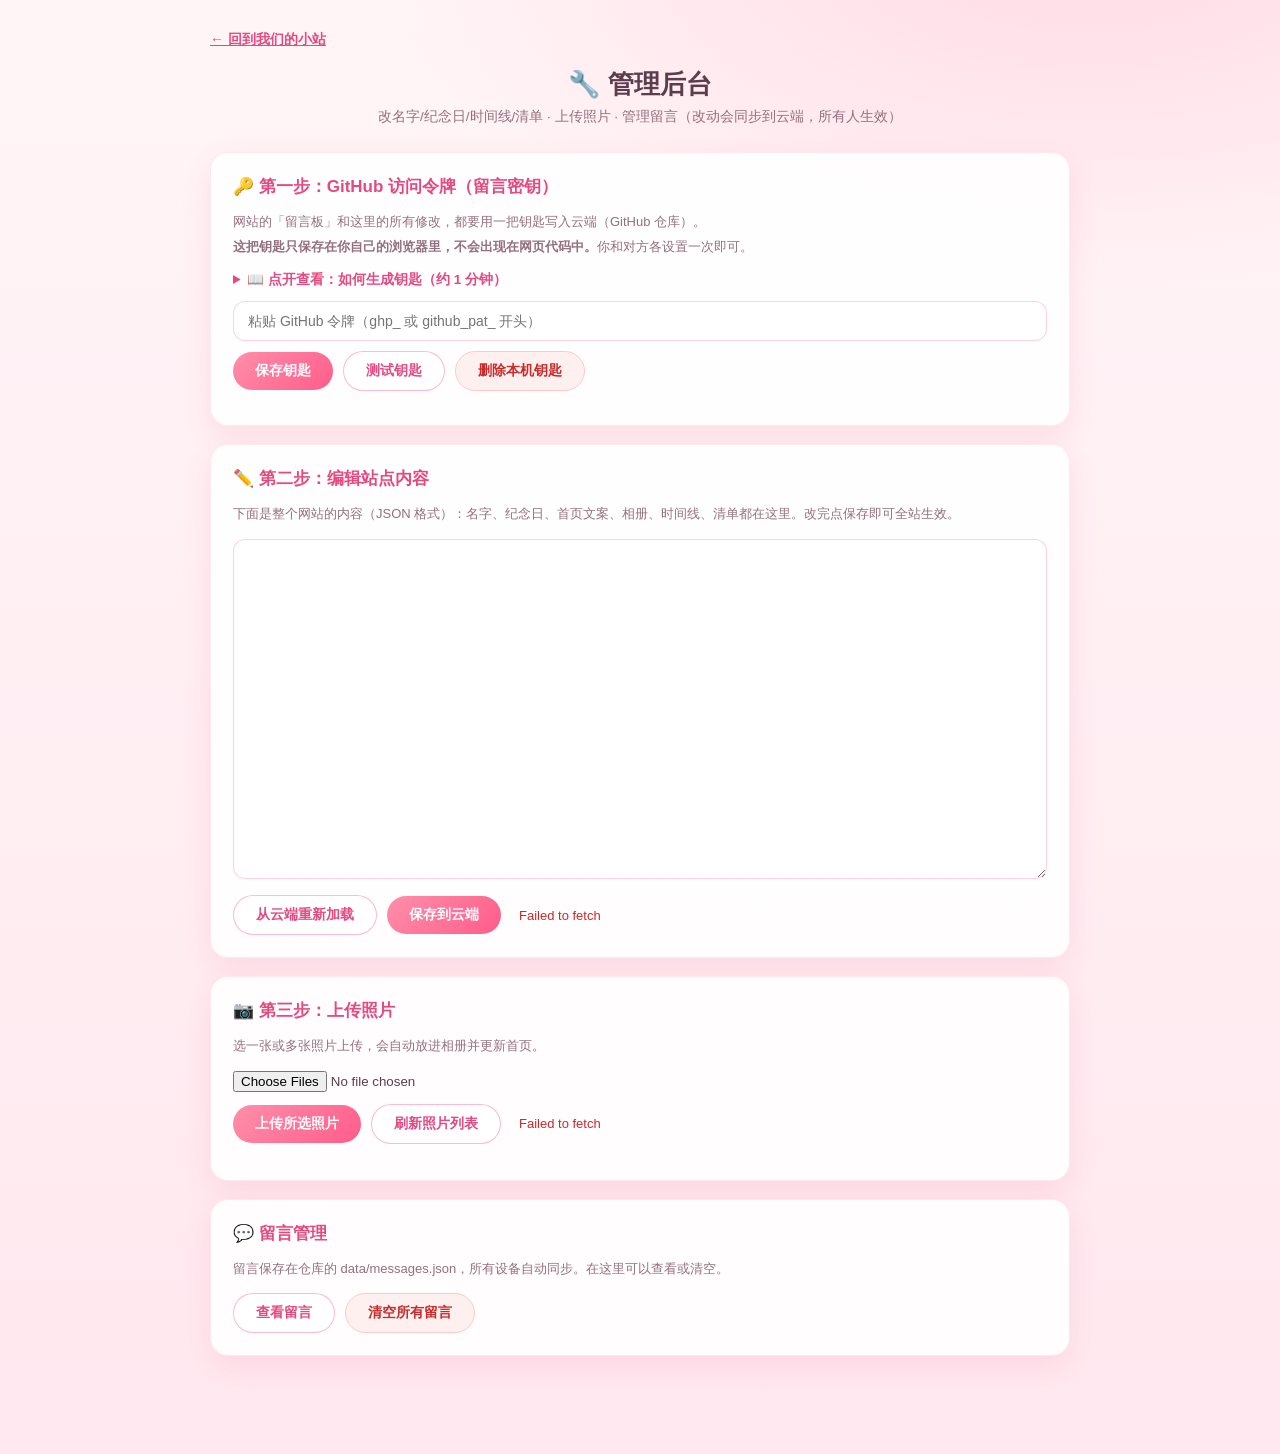
<file: admin.html>
<!DOCTYPE html>
<html lang="zh-CN">
<head>
  <meta charset="UTF-8" />
  <meta name="viewport" content="width=device-width, initial-scale=1.0" />
  <meta name="robots" content="noindex" />
  <title>管理后台 · 我们的恋爱小站</title>
  <link rel="icon" type="image/svg+xml" href="assets/img/favicon.svg" />
  <style>
    :root {
      --pink: #ff8fab; --pink-deep: #ff5c8a; --rose: #e64980;
      --ink: #5c3d4e; --ink-soft: #93707f; --card: rgba(255,255,255,.9);
      --shadow: 0 10px 30px rgba(230,73,128,.12);
    }
    * { margin:0; padding:0; box-sizing:border-box; }
    body {
      font-family: "PingFang SC","Hiragino Sans GB","Microsoft YaHei",sans-serif;
      color: var(--ink);
      background:
        radial-gradient(1200px 600px at 85% -5%, #ffd9e4 0%, transparent 60%),
        linear-gradient(180deg, #fff5f7, #ffe8ef);
      min-height:100vh; padding: 30px 16px 80px;
    }
    .wrap { max-width: 860px; margin: 0 auto; }
    h1 { text-align:center; font-size:26px; margin-bottom:6px; }
    .sub { text-align:center; color:var(--ink-soft); font-size:13.5px; margin-bottom:26px; }
    .card {
      background: var(--card); border-radius:18px; padding:22px; margin-bottom:18px;
      box-shadow: var(--shadow); border:1px solid rgba(255,143,171,.2);
    }
    .card h2 { font-size:17px; margin-bottom:12px; color:var(--rose); }
    .card p.desc { font-size:13px; color:var(--ink-soft); line-height:1.9; margin-bottom:12px; }
    input[type=text], input[type=password], textarea, select {
      width:100%; font-family:inherit; font-size:14px; color:var(--ink);
      padding:11px 14px; border:1.5px solid rgba(255,143,171,.4); border-radius:12px;
      outline:none; background:#fff; transition:border .2s;
    }
    input:focus, textarea:focus { border-color:var(--pink-deep); }
    textarea { resize:vertical; line-height:1.7; }
    textarea.json { min-height:340px; font-family:Consolas,Monaco,monospace; font-size:12.5px; }
    .row { display:flex; gap:10px; align-items:center; flex-wrap:wrap; margin-top:12px; }
    .btn {
      padding:10px 22px; border-radius:999px; font-size:14px; font-weight:700;
      border:none; cursor:pointer; transition:all .2s; font-family:inherit;
    }
    .btn-p { color:#fff; background:linear-gradient(135deg,var(--pink),var(--pink-deep)); }
    .btn-p:hover { transform:translateY(-2px); }
    .btn-g { background:#fff; border:1.5px solid rgba(255,143,171,.6); color:var(--rose); }
    .btn-d { background:#fff0f0; color:#c92a2a; border:1.5px solid #ffc9c9; }
    .btn:disabled { opacity:.5; cursor:not-allowed; transform:none; }
    .status { font-size:13px; margin-left:8px; }
    .ok { color:#2f9e44; } .err { color:#c92a2a; } .muted { color:var(--ink-soft); }
    .photo-item {
      display:flex; align-items:center; gap:12px; padding:10px 12px; border-radius:12px;
      background:#fff; border:1px solid rgba(255,143,171,.25); margin-bottom:8px; font-size:13.5px;
    }
    .photo-item img { width:74px; height:56px; object-fit:cover; border-radius:8px; }
    .photo-item .nm { flex:1; overflow:hidden; text-overflow:ellipsis; white-space:nowrap; }
    .photo-item .nm b { display:block; }
    .photo-item .nm i { font-style:normal; color:var(--ink-soft); font-size:12px; }
    details { margin-top:10px; }
    summary { cursor:pointer; font-size:13.5px; color:var(--rose); font-weight:700; }
    ol { margin:10px 0 0 22px; font-size:13px; color:var(--ink-soft); line-height:2; }
    a { color: var(--rose); }
    .top-link { display:inline-block; margin-bottom:18px; font-size:14px; font-weight:700; }
  </style>
</head>
<body>
  <div class="wrap">
    <a class="top-link" href="index.html">← 回到我们的小站</a>
    <h1>🔧 管理后台</h1>
    <p class="sub">改名字/纪念日/时间线/清单 · 上传照片 · 管理留言（改动会同步到云端，所有人生效）</p>

    <!-- 1. 密钥 -->
    <div class="card">
      <h2>🔑 第一步：GitHub 访问令牌（留言密钥）</h2>
      <p class="desc">
        网站的「留言板」和这里的所有修改，都要用一把钥匙写入云端（GitHub 仓库）。<br>
        <b>这把钥匙只保存在你自己的浏览器里，不会出现在网页代码中。</b>你和对方各设置一次即可。
      </p>
      <details>
        <summary>📖 点开查看：如何生成钥匙（约 1 分钟）</summary>
        <ol>
          <li>浏览器打开 <a href="https://github.com/settings/personal-access-tokens/new" target="_blank">github.com → Settings → Developer settings → Fine-grained tokens → Generate new token</a></li>
          <li>Token name 随便填（如 <b>love-website</b>），Expiration 选 90 天或 1 年</li>
          <li><b>Repository access</b> 选 "Only select repositories"，勾选 <b>love-website</b></li>
          <li><b>Permissions → Repository permissions → Contents</b> 设为 <b>Read and write</b>（其余不动）</li>
          <li>点 Generate token，复制生成的令牌（ghp_ 开头），粘贴到下面保存</li>
        </ol>
      </details>
      <div class="row">
        <input type="password" id="token" placeholder="粘贴 GitHub 令牌（ghp_ 或 github_pat_ 开头）" />
        <button class="btn btn-p" id="token-save">保存钥匙</button>
        <button class="btn btn-g" id="token-test">测试钥匙</button>
        <button class="btn btn-d" id="token-clear">删除本机钥匙</button>
      </div>
      <div class="row"><span class="status muted" id="token-status"></span></div>
    </div>

    <!-- 2. 内容编辑 -->
    <div class="card">
      <h2>✏️ 第二步：编辑站点内容</h2>
      <p class="desc">下面是整个网站的内容（JSON 格式）：名字、纪念日、首页文案、相册、时间线、清单都在这里。改完点保存即可全站生效。</p>
      <textarea class="json" id="data-json" spellcheck="false"></textarea>
      <div class="row">
        <button class="btn btn-g" id="data-load">从云端重新加载</button>
        <button class="btn btn-p" id="data-save">保存到云端</button>
        <span class="status" id="data-status"></span>
      </div>
    </div>

    <!-- 3. 照片 -->
    <div class="card">
      <h2>📷 第三步：上传照片</h2>
      <p class="desc">选一张或多张照片上传，会自动放进相册并更新首页。</p>
      <input type="file" id="photo-input" accept="image/*" multiple />
      <div class="row">
        <button class="btn btn-p" id="photo-upload">上传所选照片</button>
        <button class="btn btn-g" id="photo-refresh">刷新照片列表</button>
        <span class="status" id="photo-status"></span>
      </div>
      <div id="photo-list" style="margin-top:14px;"></div>
    </div>

    <!-- 4. 留言 -->
    <div class="card">
      <h2>💬 留言管理</h2>
      <p class="desc">留言保存在仓库的 data/messages.json，所有设备自动同步。在这里可以查看或清空。</p>
      <div class="row">
        <button class="btn btn-g" id="msg-load">查看留言</button>
        <button class="btn btn-d" id="msg-clear">清空所有留言</button>
        <span class="status" id="msg-status"></span>
      </div>
      <textarea class="json" id="msg-json" spellcheck="false" style="min-height:220px; display:none;"></textarea>
    </div>
  </div>

  <script>
    (function () {
      "use strict";
      var $ = function (s) { return document.querySelector(s); };
      var CFG = window.__CONFIG__ || { owner: "ShangjieL1", name: "love-website", branch: "main" };
      var KEY_LS = "love_github_key";
      var DATA_PATH = "assets/js/data.js", MSG_PATH = "data/messages.json";

      function key() { return localStorage.getItem(KEY_LS) || ""; }
      function stat(id, txt, cls) { var el = $(id); el.textContent = txt; el.className = "status " + (cls || ""); }
      function b64utf8(str) {
        var bytes = new TextEncoder().encode(str), bin = "";
        bytes.forEach(function (b) { bin += String.fromCharCode(b); });
        return btoa(bin);
      }
      function unb64utf8(b64) {
        var bin = atob(b64.replace(/\s/g, "")); var bytes = new Uint8Array(bin.length);
        for (var i = 0; i < bin.length; i++) bytes[i] = bin.charCodeAt(i);
        return new TextDecoder().decode(bytes);
      }
      /* GitHub Contents API 封装 */
      function gh(path, method, body) {
        return fetch("https://api.github.com/repos/" + CFG.owner + "/" + CFG.name + "/contents/" + path + "?ref=" + CFG.branch, {
          method: method || "GET",
          headers: { "Authorization": "Bearer " + key(), "Accept": "application/vnd.github+json", "Content-Type": "application/json" },
          body: body ? JSON.stringify(body) : undefined
        }).then(function (r) {
          if (r.status === 401) throw new Error("钥匙无效或过期，请重新生成");
          if (r.status === 403) throw new Error("钥匙权限不足（需要 love-website 仓库的 Contents 读写权限）");
          if (r.status === 404) return { notfound: true };
          if (!r.ok) throw new Error("GitHub " + r.status);
          return r.json();
        });
      }
      function putFile(path, text, msg) {
        return gh(path).then(function (info) {
          var body = { message: msg, content: b64utf8(text), branch: CFG.branch };
          if (info && info.sha) body.sha = info.sha;
          return gh(path, "PUT", body);
        });
      }

      /* -------- 密钥 -------- */
      $("#token-save").onclick = function () {
        var v = $("#token").value.trim();
        if (!v) return stat("#token-status", "请先粘贴令牌", "err");
        localStorage.setItem(KEY_LS, v);
        stat("#token-status", "钥匙已保存到本机 ✓", "ok");
      };
      $("#token-clear").onclick = function () {
        localStorage.removeItem(KEY_LS); $("#token").value = "";
        stat("#token-status", "已删除本机钥匙", "muted");
      };
      $("#token-test").onclick = function () {
        if (!key()) return stat("#token-status", "还没有保存钥匙", "err");
        stat("#token-status", "测试中…");
        gh(DATA_PATH).then(function () {
          stat("#token-status", "钥匙有效，可以读写仓库 ✓", "ok");
        }).catch(function (e) { stat("#token-status", e.message, "err"); });
      };

      /* -------- 内容编辑 -------- */
      function parseDataJs(text) {
        var m = text.match(/window\.SITE_DATA\s*=\s*([\s\S]*?);\s*$/);
        if (!m) throw new Error("data.js 格式不对");
        return JSON.parse(m[1]);
      }
      function loadData() {
        stat("#data-status", "加载中…");
        gh(DATA_PATH).then(function (info) {
          var data = parseDataJs(unb64utf8(info.content));
          $("#data-json").value = JSON.stringify(data, null, 2);
          stat("#data-status", "已加载（" + new Date().toLocaleTimeString() + "）", "ok");
        }).catch(function (e) { stat("#data-status", e.message, "err"); });
      }
      $("#data-load").onclick = loadData;
      $("#data-save").onclick = function () {
        var json;
        try { json = JSON.parse($("#data-json").value); }
        catch (e) { return stat("#data-status", "JSON 格式有误：" + e.message, "err"); }
        stat("#data-status", "保存中…");
        putFile(DATA_PATH, "/* 本文件由管理后台自动生成维护 */\nwindow.SITE_DATA = " + JSON.stringify(json, null, 2) + ";\n", "✏️ 更新站点内容")
          .then(function () { stat("#data-status", "已保存，全站生效 ✓（页面刷新后可见）", "ok"); })
          .catch(function (e) { stat("#data-status", e.message, "err"); });
      };

      /* -------- 照片 -------- */
      var photos = [];
      function renderPhotos() {
        var box = $("#photo-list");
        box.innerHTML = "";
        photos.forEach(function (p) {
          var item = document.createElement("div"); item.className = "photo-item";
          var img = document.createElement("img"); img.src = p.src;
          var nm = document.createElement("div"); nm.className = "nm";
          var b = document.createElement("b"); b.textContent = p.caption || "(无说明)";
          var i = document.createElement("i"); i.textContent = p.src;
          nm.appendChild(b); nm.appendChild(i);
          var del = document.createElement("button"); del.className = "btn btn-d"; del.textContent = "删除";
          del.onclick = function () {
            if (!confirm("确定删除这张照片吗？")) return;
            stat("#photo-status", "删除中…");
            gh(p.src.replace(/^assets\//, "assets/")).then(function (info) {
              return gh(p.src, "DELETE", { message: "🗑 删除照片", sha: info.sha, branch: CFG.branch });
            }).then(function () {
              return gh(DATA_PATH).then(function (info2) {
                var data = parseDataJs(unb64utf8(info2.content));
                data.album = data.album.filter(function (a) { return a.src !== p.src; });
                return putFile(DATA_PATH, "/* 本文件由管理后台自动生成维护 */\nwindow.SITE_DATA = " + JSON.stringify(data, null, 2) + ";\n", "🗑 从相册移除照片");
              });
            }).then(function () {
              stat("#photo-status", "已删除 ✓", "ok"); loadPhotos();
            }).catch(function (e) { stat("#photo-status", e.message, "err"); });
          };
          item.appendChild(img); item.appendChild(nm); item.appendChild(del);
          box.appendChild(item);
        });
      }
      function loadPhotos() {
        stat("#photo-status", "加载中…");
        gh(DATA_PATH).then(function (info) {
          var data = parseDataJs(unb64utf8(info.content));
          photos = data.album || [];
          renderPhotos();
          stat("#photo-status", "共 " + photos.length + " 张照片", "ok");
        }).catch(function (e) { stat("#photo-status", e.message, "err"); });
      }
      $("#photo-refresh").onclick = loadPhotos;
      $("#photo-upload").onclick = function () {
        var files = $("#photo-input").files;
        if (!files.length) return stat("#photo-status", "请先选择照片", "err");
        if (!key()) return stat("#photo-status", "请先在上面保存钥匙", "err");
        stat("#photo-status", "上传中 0/" + files.length + "…");
        var done = 0;
        var chain = Promise.resolve();
        Array.prototype.forEach.call(files, function (file) {
          chain = chain.then(function () {
            return new Promise(function (resolve) {
              var rd = new FileReader();
              rd.onload = function () {
                var b64 = rd.result.split(",")[1];
                var safe = file.name.replace(/[^\w.\-\u4e00-\u9fa5]/g, "_");
                var path = "assets/img/photos/" + Date.now() + "-" + safe;
                gh(path).then(function (info) {
                  var body = { message: "📷 上传照片 " + safe, content: b64, branch: CFG.branch };
                  if (info && info.sha) body.sha = info.sha;
                  return gh(path, "PUT", body);
                }).then(function () {
                  return gh(DATA_PATH).then(function (info2) {
                    var data = parseDataJs(unb64utf8(info2.content));
                    data.album = data.album || [];
                    data.album.push({ src: path, caption: file.name.replace(/\.[^.]+$/, ""), date: new Date().toISOString().slice(0, 10) });
                    return putFile(DATA_PATH, "/* 本文件由管理后台自动生成维护 */\nwindow.SITE_DATA = " + JSON.stringify(data, null, 2) + ";\n", "📷 相册新增照片");
                  });
                }).then(function () {
                  done++; stat("#photo-status", "上传中 " + done + "/" + files.length + "…"); resolve();
                }).catch(function (e) { stat("#photo-status", e.message, "err"); resolve(); });
              };
              rd.readAsDataURL(file);
            });
          });
        });
        chain.then(function () {
          stat("#photo-status", "全部完成 ✓ 记得点「刷新照片列表」", "ok");
          $("#photo-input").value = "";
          loadPhotos();
        });
      };

      /* -------- 留言 -------- */
      $("#msg-load").onclick = function () {
        stat("#msg-status", "加载中…");
        gh(MSG_PATH).then(function (info) {
          var box = $("#msg-json");
          box.style.display = "block";
          box.value = info.notfound ? "[]" : unb64utf8(info.content);
          try { box.value = JSON.stringify(JSON.parse(box.value), null, 2); } catch (e) { }
          stat("#msg-status", "共 " + JSON.parse(box.value).length + " 条留言", "ok");
        }).catch(function (e) { stat("#msg-status", e.message, "err"); });
      };
      $("#msg-clear").onclick = function () {
        if (!confirm("确定清空所有留言吗？此操作不可恢复。")) return;
        stat("#msg-status", "清空中…");
        putFile(MSG_PATH, "[]", "💬 清空留言板").then(function () {
          stat("#msg-status", "已清空 ✓", "ok"); $("#msg-json").style.display = "none";
        }).catch(function (e) { stat("#msg-status", e.message, "err"); });
      };

      /* -------- 初始化 -------- */
      if (key()) { $("#token").placeholder = "已保存钥匙（留空则不修改）"; stat("#token-status", "本机已保存钥匙 ✓", "ok"); }
      loadData();
      loadPhotos();
    })();
  </script>
</body>
</html>
</file>
